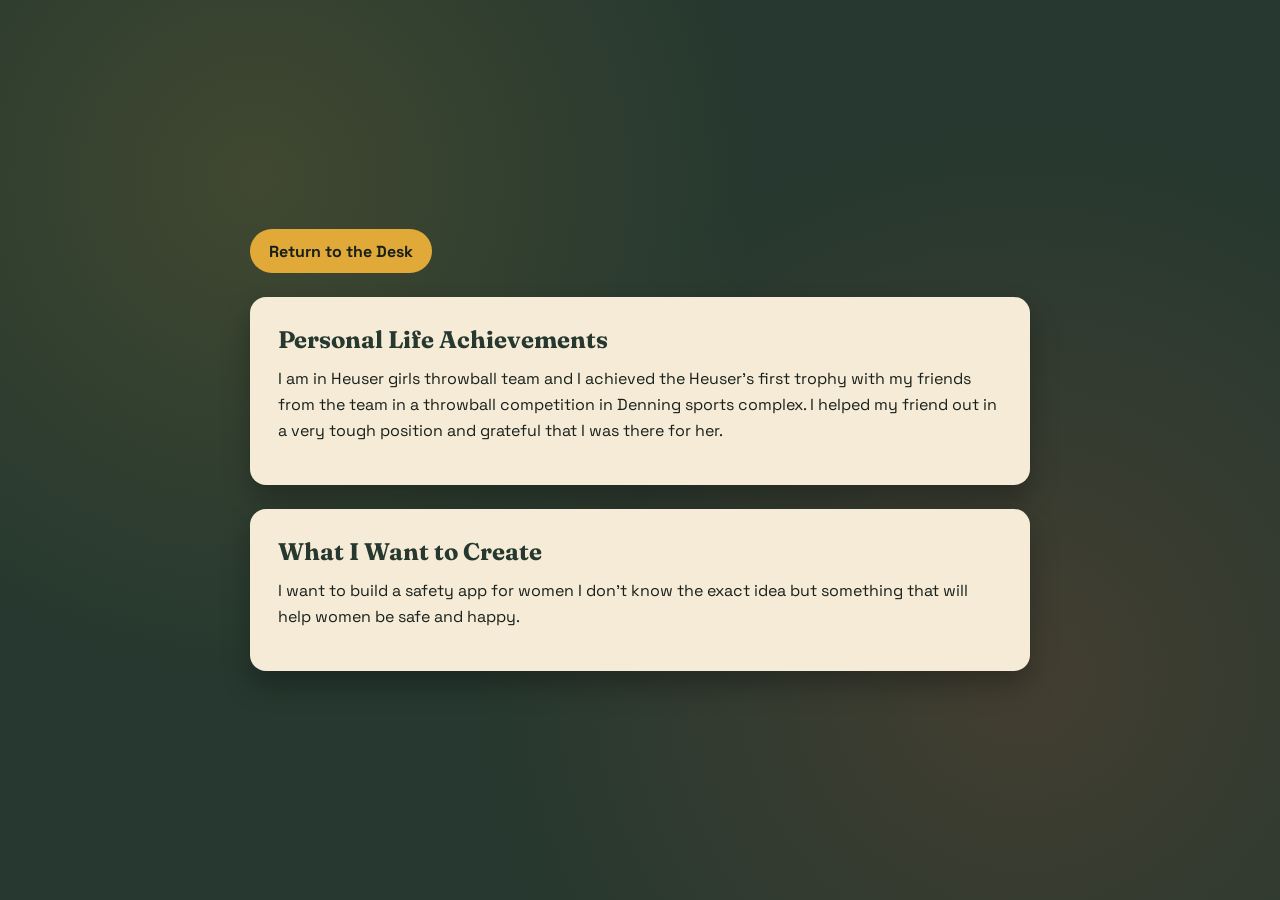
<file: CS_CRP/Homework_8/journey.html>
<!DOCTYPE html>
<html lang="en">
<head>
  <meta charset="UTF-8" />
  <meta name="viewport" content="width=device-width, initial-scale=1.0" />
  <title>Achievements &amp; Aspirations</title>
  <link rel="preconnect" href="https://fonts.googleapis.com" />
  <link rel="preconnect" href="https://fonts.gstatic.com" crossorigin />
  <link href="https://fonts.googleapis.com/css2?family=Fraunces:opsz,wght@9..144,600;9..144,700&family=Space+Grotesk:wght@400;500;700&display=swap" rel="stylesheet" />
  <link rel="stylesheet" href="style.css" />
</head>
<body>
  <main class="subpage-wrap">
    <a href="index.html" class="back-object">Return to the Desk</a>

    <section id="achievements" class="panel">
      <h1>Personal Life Achievements</h1>
      <p>
        I am in Heuser girls throwball team and I achieved the Heuser's first trophy with my friends from the team in a throwball competition in Denning sports complex. I helped my friend out in a very tough position and grateful that I was there for her.
      </p>
    </section>

    <section id="aspirations" class="panel">
      <h2>What I Want to Create</h2>
      <p>
        I want to build a safety app for women I don't know the exact idea but something that will help women be safe and happy.
      </p>
    </section>
  </main>
</body>
</html>
</file>
<file: CS_CRP/Homework_8/style.css>
:root {
  --desk-wood: #26382f;      /* Deep pine / forest */
  --paper-cream: #f5ebd6;    /* Warm parchment */
  --terracotta: #d95d39;     /* Terracotta accent */
  --brass-gold: #e0a938;     /* Warm brass */
  --ink-dark: #18201c;       /* Dark ink */
}

* {
  box-sizing: border-box;
  margin: 0;
  padding: 0;
}

body {
  min-height: 100vh;
  background-color: var(--desk-wood);
  background-image: radial-gradient(circle at 20% 20%, rgba(224, 169, 56, 0.14), transparent 40%),
                    radial-gradient(circle at 80% 75%, rgba(217, 93, 57, 0.16), transparent 45%);
  color: var(--ink-dark);
  font-family: 'Space Grotesk', sans-serif;
  display: flex;
  align-items: center;
  justify-content: center;
  padding: 2rem;
}

.desk-world {
  width: 100%;
  max-width: 960px;
  display: grid;
  grid-template-columns: repeat(auto-fit, minmax(240px, 1fr));
  gap: 1.5rem;
  align-items: center;
}

.concept-card {
  grid-column: 1 / -1;
  background-color: var(--paper-cream);
  border-left: 8px solid var(--terracotta);
  border-radius: 14px;
  padding: 1.5rem;
  box-shadow: 0 14px 30px rgba(0, 0, 0, 0.28);
}

.concept-text {
  font-size: 1rem;
  line-height: 1.6;
}

.desk-item {
  text-decoration: none;
  color: var(--ink-dark);
  background-color: var(--paper-cream);
  border-radius: 18px;
  padding: 1.25rem;
  display: flex;
  flex-direction: column;
  align-items: center;
  gap: 0.75rem;
  text-align: center;
  box-shadow: 0 12px 24px rgba(0, 0, 0, 0.25);
  transition: transform 0.3s ease, box-shadow 0.3s ease, background-color 0.3s ease;
  animation: gentleFloat 4.5s ease-in-out infinite;
}

.desk-item:nth-child(2) { animation-delay: 0.2s; }
.desk-item:nth-child(3) { animation-delay: 0.6s; }
.desk-item:nth-child(4) { animation-delay: 1s; }
.desk-item:nth-child(5) { animation-delay: 1.4s; }

.desk-item:hover {
  transform: translateY(-8px) rotate(-1.5deg) scale(1.02);
  box-shadow: 0 20px 34px rgba(0, 0, 0, 0.35);
  background-color: #fff8ea;
}

.photo-frame {
  border: 4px solid var(--brass-gold);
}

.self-photo {
  width: 130px;
  height: 130px;
  object-fit: cover;
  border-radius: 12px;
}

.blueprint-roll {
  border-bottom: 6px solid var(--terracotta);
}

.brass-trophy {
  border-bottom: 6px solid var(--brass-gold);
}

.sketch-pad {
  border-bottom: 6px solid var(--desk-wood);
}

.badge {
  font-size: 0.75rem;
  font-weight: 700;
  text-transform: uppercase;
  letter-spacing: 0.06em;
  background-color: var(--terracotta);
  color: var(--paper-cream);
  padding: 0.25rem 0.65rem;
  border-radius: 999px;
}

.item-label {
  font-family: 'Fraunces', serif;
  font-size: 1.1rem;
  font-weight: 700;
}

.subpage-wrap {
  width: 100%;
  max-width: 780px;
  display: flex;
  flex-direction: column;
  gap: 1.5rem;
}

.panel {
  background-color: var(--paper-cream);
  border-radius: 16px;
  padding: 1.75rem;
  box-shadow: 0 14px 28px rgba(0, 0, 0, 0.28);
}

.panel h1,
.panel h2 {
  font-family: 'Fraunces', serif;
  margin-bottom: 0.75rem;
  color: var(--desk-wood);
}

.panel p {
  line-height: 1.65;
  margin-bottom: 0.75rem;
}

.back-object {
  align-self: flex-start;
  display: inline-block;
  text-decoration: none;
  background-color: var(--brass-gold);
  color: var(--ink-dark);
  font-weight: 700;
  padding: 0.7rem 1.2rem;
  border-radius: 999px;
  transition: transform 0.25s ease;
}

.back-object:hover {
  transform: translateX(-4px);
}

@keyframes gentleFloat {
  0%, 100% { transform: translateY(0px); }
  50% { transform: translateY(-5px); }
}
</file>
